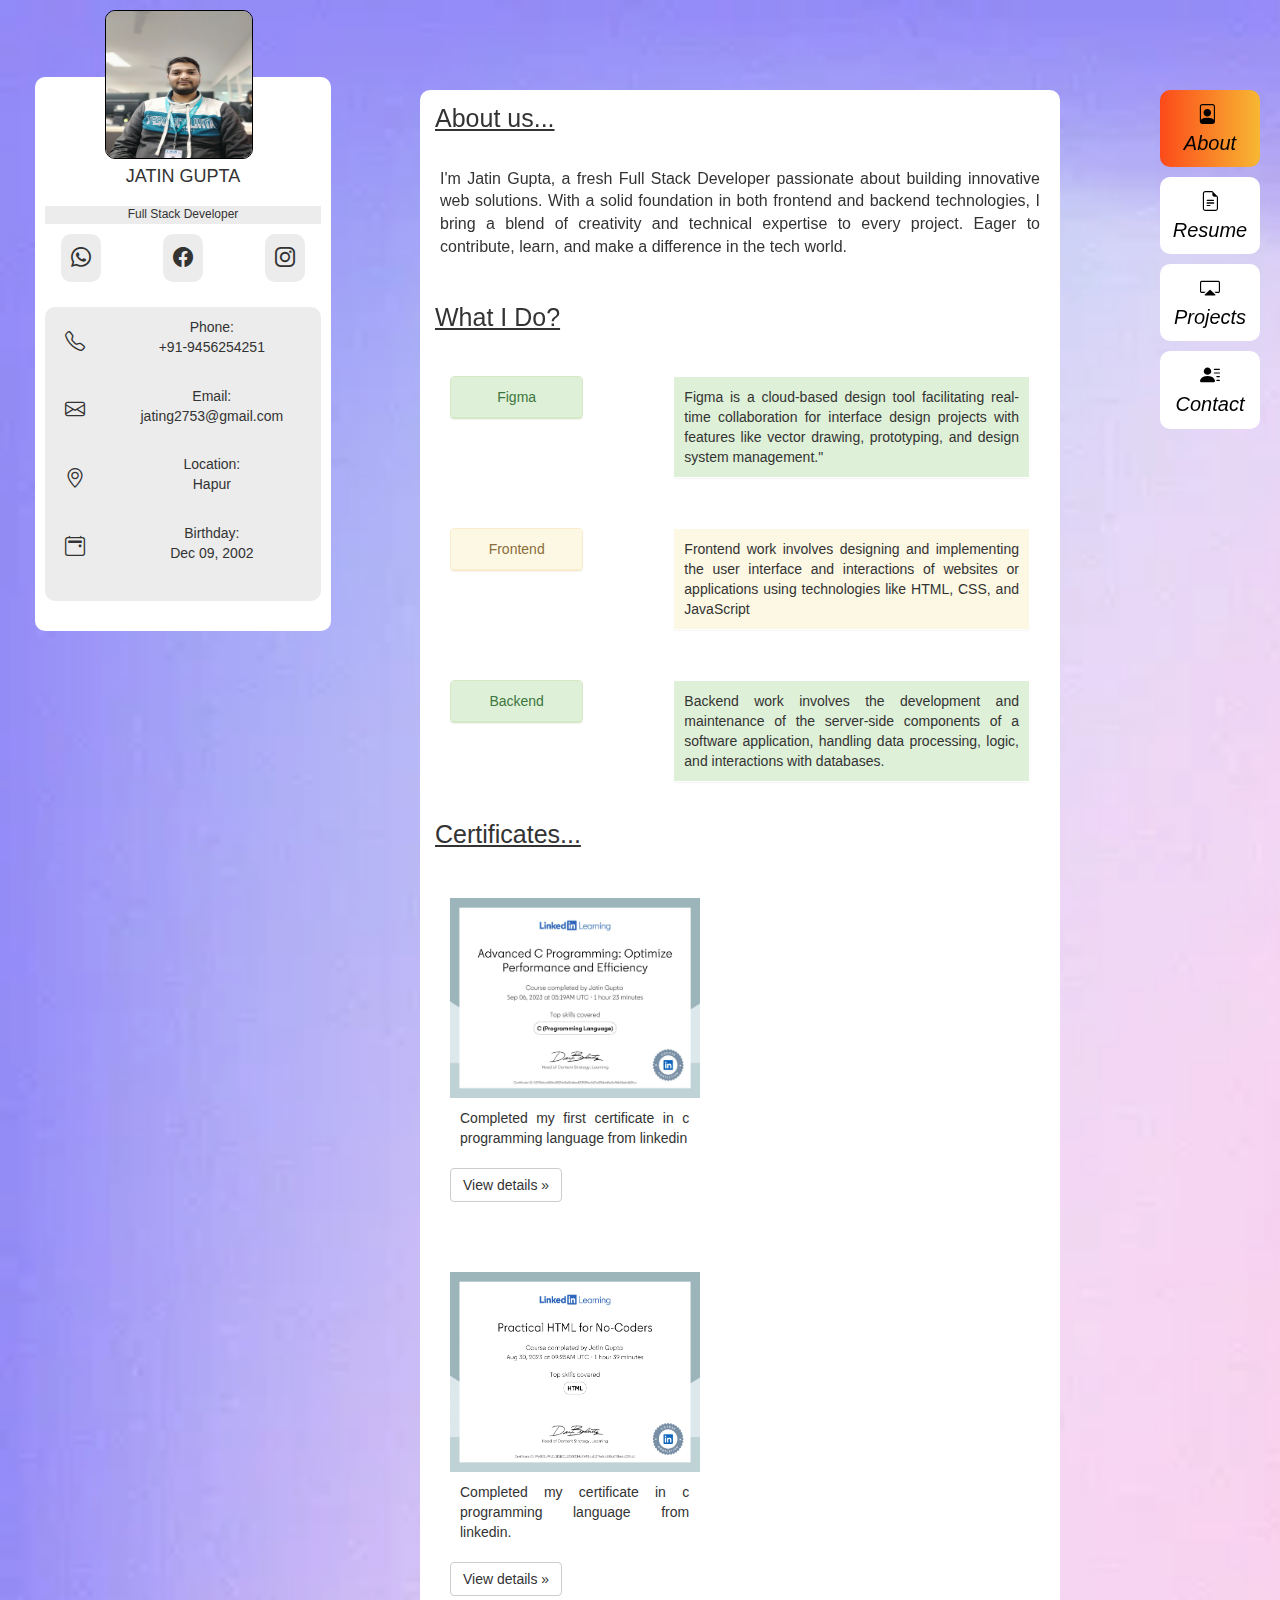
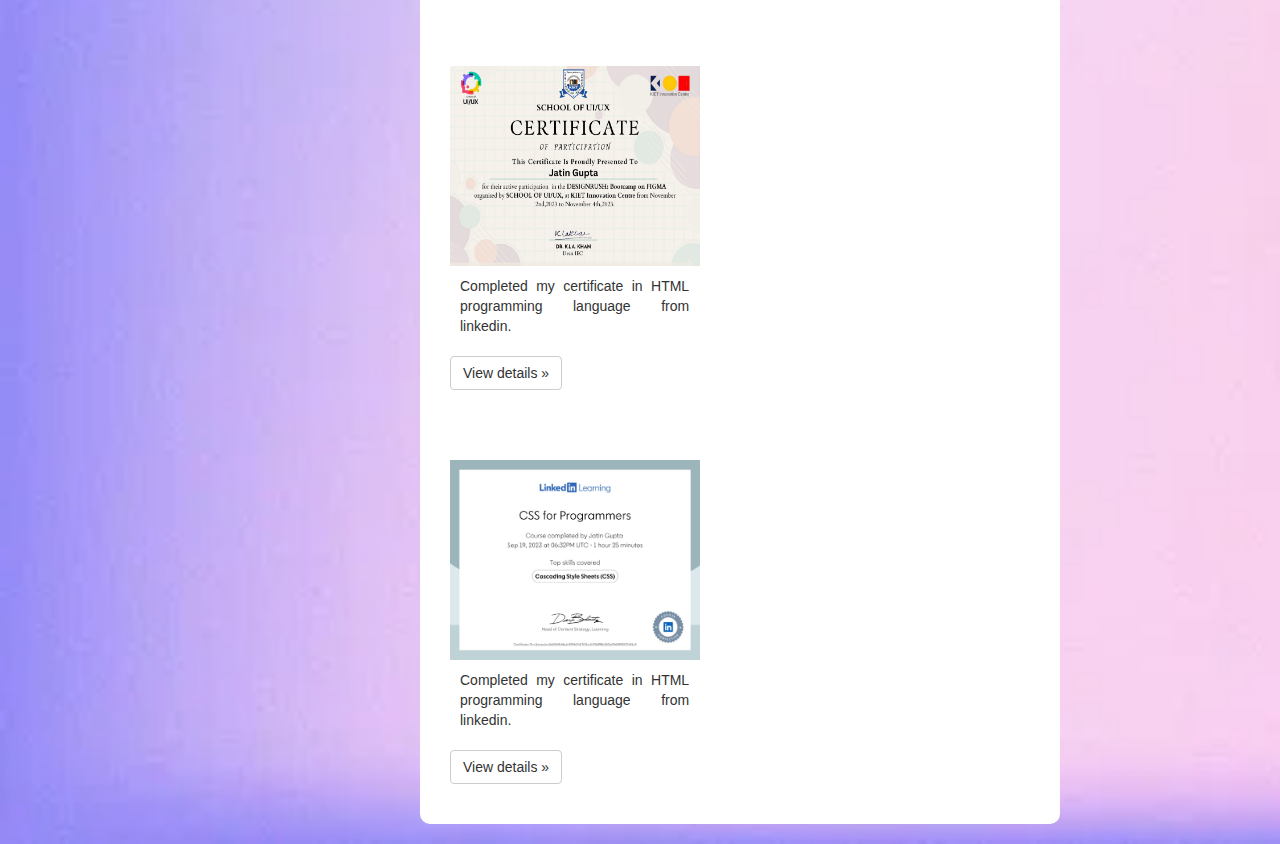
<file: potfolio/index.html>
<!DOCTYPE html>
<html lang="en">
   <head>
      <meta charset="UTF-8">
      <meta name="viewport" content="width=device-width, initial-scale=1.0">
      <!-- Bootstrap CSS -->
      <link rel="stylesheet" href="https://cdn.jsdelivr.net/npm/bootstrap@4.4.1/dist/css/bootstrap.min.css">
      <link href="css/style.css" rel="stylesheet" type="text/css"/>
      <link href="css/bootstrap.css" rel="stylesheet" type="text/css"/>
      <link rel="stylesheet" href="https://cdn.jsdelivr.net/npm/bootstrap-icons@1.11.3/font/bootstrap-icons.min.css">
      <title>Portfolio</title>
   </head>
   <body>
      <!--left box start-->
      <div class="container">
         <div class="row">
            <div class="col">
               <img src="jatin-professional.jpg" class="img">
            </div>
         </div>
         <div class="row">
            <div class="col">
               <div class="left-box">
                  <div class="name">
                     <h4>JATIN GUPTA</h4>
                  </div>
                  <p style="text-align: center; background-color: #ECECEC; font-size: 12px;">Full Stack Developer</p>
                  <div class="row">
                     <div class="col-4">
                        <i class="bi bi-whatsapp icon"></i>
                     </div>
                     <div class="col-4">
                        <i class="bi bi-facebook icon"></i>
                     </div>
                     <div class="col-4">
                        <i class="bi bi-instagram icon"></i>
                     </div>
                  </div>
                  <div class="back">
                     <div class="row">
                        <div class="col-2">
                           <i class="bi bi-telephone icon"></i>
                        </div>
                        <div class="col-10">
                           <p class="details">Phone:<br> +91-9456254251</p>
                        </div>
                     </div>
                     <div class="row">
                        <div class="col-2">
                           <i class="bi bi-envelope icon"></i>
                        </div>
                        <div class="col-10">
                           <p class="details">Email:<br>jating2753@gmail.com</p>
                        </div>
                     </div>
                     <div class="row">
                        <div class="col-2">
                           <i class="bi bi-geo-alt icon"></i>
                        </div>
                        <div class="col-10">
                           <p class="details">Location:<br>Hapur</p>
                        </div>
                     </div>
                     <div class="row">
                        <div class="col-2">
                           <i class="bi bi-calendar2-event icon"></i>
                        </div>
                        <div class="col-10">
                           <p class="details">Birthday:<br>Dec 09, 2002</p>
                        </div>
                     </div>
                  </div>
                  <!-- <div class="row btn-row">
                     <div class="col">
                         <button class="btn btn-primary btn-sm"><i class="bi bi-download"></i> Download CV</button>
                     </div>
                     </div> -->
               </div>
            </div>
         </div>
      </div>
      <!--left box end-->
      <!--middle body start-->
      <div class="container3">
         <div class="row">
            <div class="col-12">
               <h3 class="head">About us...</h3>
               <p class="about"> I'm Jatin Gupta, a fresh Full Stack Developer passionate about building innovative web solutions. With a solid foundation in both frontend and backend technologies, I bring a blend of creativity and technical expertise to every project. Eager to contribute, learn, and make a difference in the tech world.</p>
            </div>
         </div>
         <div class="row">
            <div class="col-12">
               <h3 class="head">What I Do?</h3>
            </div>
         </div>
         <div class="row">
            <div class="col-4">
               <div class="panel panel-success">
                  <div class="panel-heading">Figma</div>
                 
               </div>
            </div>
            <div class="col-8">
                <div class="panel">
                   <div class="para" style="background-color:#DFF0D8;">Figma is a cloud-based design tool facilitating real-time collaboration for interface design projects with features like vector drawing, prototyping, and design system management."</div>
                  
                </div>
             </div>
         </div>
         <div class="row">
            <div class="col-4">
               <div class="panel panel-warning">
                  <div class="panel-heading">Frontend</div>
                 
               </div>
            </div>
            <div class="col-8">
                <div class="panel">
                   <div class="para " style="background-color:#FCF8E3;">Frontend work involves designing and implementing the user interface and interactions of websites or applications using technologies like HTML, CSS, and JavaScript</div>
                  
                </div>
             </div>
         </div>
         <div class="row">
            <div class="col-4">
               <div class="panel panel-success">
                  <div class="panel-heading">Backend</div>
                
               </div>
            </div>
            <div class="col-8">
                <div class="panel">
                   <div class="para "style="background-color:#DFF0D8;">Backend work involves the development and maintenance of the server-side components of a software application, handling data processing, logic, and interactions with databases.</div>
                  
                </div>
             </div>
         </div>
        
            
            <div class="head">Certificates...</div>
            <div class="row">
                <div class="col-lg-5 certificate">
                    <img src="jatin c-2  certificate.jpeg" alt="" height="200px;"width="250px;"/>
                    <p class="para">Completed my first certificate in c programming language from linkedin</p>

                    <p><a class="btn btn-default" href="https://lnkd.in/gedDf4u2" role="button">View details &raquo;</a></p>
                </div>
                <div class="col-lg-5 certificate">
                    <img src="CertificateOfCompletion_Practical HTML for NoCoders_page-0001.jpg" alt="" height="200px;"width="250px;"/>
                    <p class="para"> Completed my certificate in c programming language from linkedin. </p>
                    <p><a class="btn btn-default" href=" https://lnkd.in/dsAQgTp6 " role="button">View details &raquo;</a></p>
                </div>
                
                <div class="col-lg-5 certificate">
                    <img src="jatin_page-0001.jpg" alt="" height="200px;"width="250px;"/>
                    <p class="para"> Completed my certificate in HTML programming language from linkedin.</p>
                    <p><a class="btn btn-default" href=" https://lnkd.in/dcmdNkRv" role="button">View details &raquo;</a></p>
                </div>
                <div class="col-lg-5 certificate">

                    <img src="css certificate.jpeg" alt="" height="200px;"width="250px;"/>
                    <p class="para"> Completed my certificate in HTML programming language from linkedin.</p>
                    <p><a class="btn btn-default" href=" https://lnkd.in/dcmdNkRv" role="button">View details &raquo;</a></p>
                </div>

        </div>
      </div>
     


     
      <!--middle body end-->
      <!--right box start-->
      <div class="container2">
         <div class="row">
            <div class="col-12">
                <a href="index.html">  <i class="bi bi-file-person icon2 details"  style="background-color:  #fc4a1a;
                    background: -webkit-linear-gradient(to right, #fc4a1a, #f7b733);
                    background: linear-gradient(to right, #fc4a1a, #f7b733);">&nbsp About</i></a>
            </div>
         </div>
         <div class="row">
            <div class="col-12">
                <a href="resume.html"> <i class="bi bi-file-earmark-text icon2 details">Resume</i></a>
            </div>
         </div>
         <div class="row">
            <div class="col-12">
                <a href="projects.html">  <i class="bi bi-cast icon2 details">Projects</i></a>
            </div>
         </div>
         <div class="row">
            <div class="col-12">
                <a href="contacts.html"> <i class="bi bi-person-lines-fill icon2 details">Contact</i></a>
            </div>
         </div>
      </div>
      <!--right box-->
   </body>
</html>
</file>
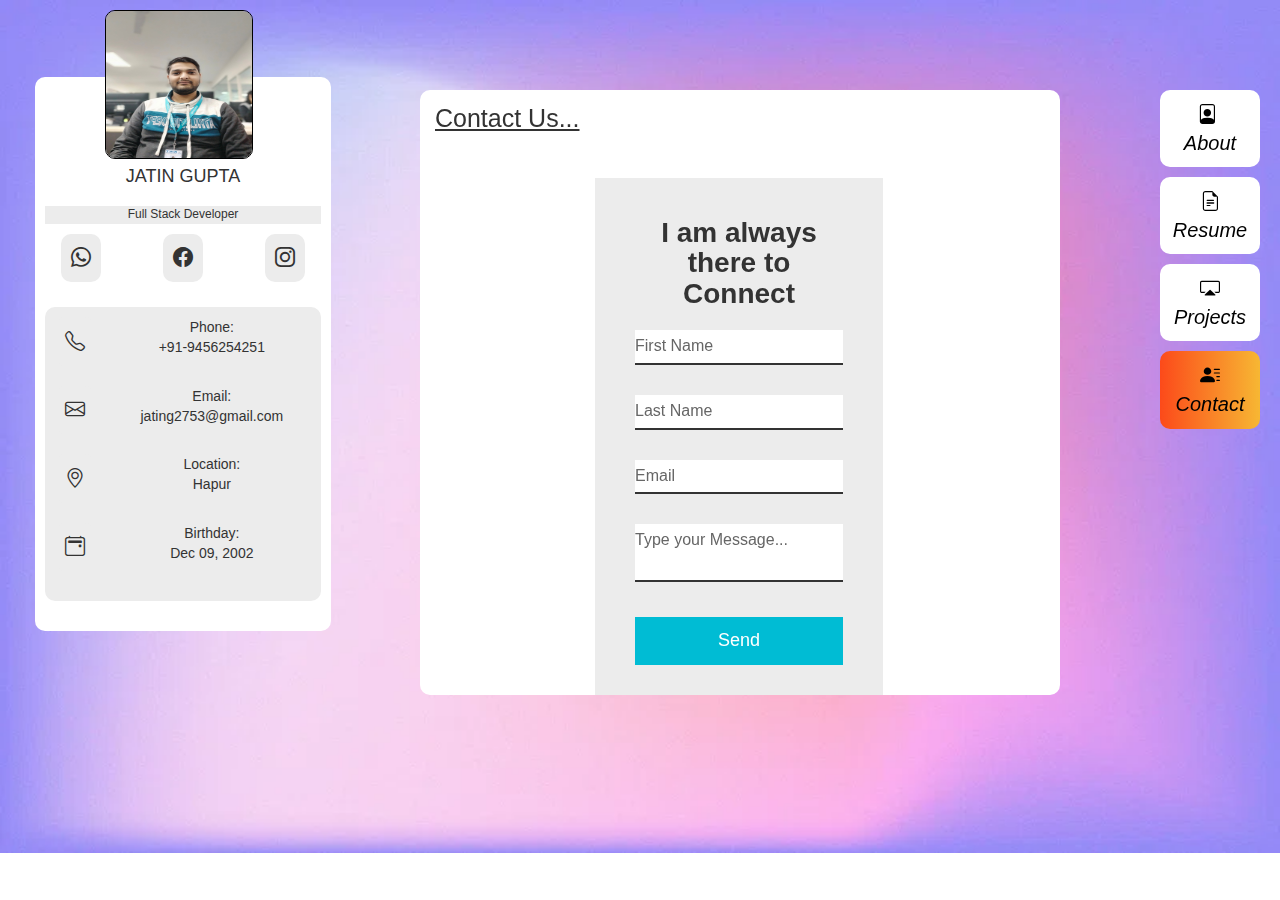
<file: potfolio/contacts.html>
<!DOCTYPE html>
<html lang="en">
   <head>
      <meta charset="UTF-8">
      <meta name="viewport" content="width=device-width, initial-scale=1.0">
      <!-- Bootstrap CSS -->
      <link rel="stylesheet" href="https://cdn.jsdelivr.net/npm/bootstrap@4.4.1/dist/css/bootstrap.min.css">
      <link href="css/style.css" rel="stylesheet" type="text/css"/>
      <link href="css/bootstrap.css" rel="stylesheet" type="text/css"/>
      <link rel="stylesheet" href="https://cdn.jsdelivr.net/npm/bootstrap-icons@1.11.3/font/bootstrap-icons.min.css">
      <title>Portfolio</title>
   </head>
   <body>
      <!--left box start-->
      <div class="container">
         <div class="row">
            <div class="col">
               <img src="jatin-professional.jpg" class="img">
            </div>
         </div>
         <div class="row">
            <div class="col">
               <div class="left-box">
                  <div class="name">
                     <h4>JATIN GUPTA</h4>
                  </div>
                  <p style="text-align: center; background-color: #ECECEC; font-size: 12px;">Full Stack Developer</p>
                  <div class="row">
                     <div class="col-4">
                        <i class="bi bi-whatsapp icon"></i>
                     </div>
                     <div class="col-4">
                        <i class="bi bi-facebook icon"></i>
                     </div>
                     <div class="col-4">
                        <i class="bi bi-instagram icon"></i>
                     </div>
                  </div>
                  <div class="back">
                     <div class="row">
                        <div class="col-2">
                           <i class="bi bi-telephone icon"></i>
                        </div>
                        <div class="col-10">
                           <p class="details">Phone:<br> +91-9456254251</p>
                        </div>
                     </div>
                     <div class="row">
                        <div class="col-2">
                           <i class="bi bi-envelope icon"></i>
                        </div>
                        <div class="col-10">
                           <p class="details">Email:<br>jating2753@gmail.com</p>
                        </div>
                     </div>
                     <div class="row">
                        <div class="col-2">
                           <i class="bi bi-geo-alt icon"></i>
                        </div>
                        <div class="col-10">
                           <p class="details">Location:<br>Hapur</p>
                        </div>
                     </div>
                     <div class="row">
                        <div class="col-2">
                           <i class="bi bi-calendar2-event icon"></i>
                        </div>
                        <div class="col-10">
                           <p class="details">Birthday:<br>Dec 09, 2002</p>
                        </div>
                     </div>
                  </div>
                  <!-- <div class="row btn-row">
                     <div class="col">
                         <button class="btn btn-primary btn-sm"><i class="bi bi-download"></i> Download CV</button>
                     </div>
                     </div> -->
               </div>
            </div>
         </div>
      </div>
      <!--left box end-->
      <!--middle body start-->
      <div class="container3">
         <div class="row">
            <div class="col-12">
               <h3 class="head">Contact Us...</h3>
                      <div class="contact-form">
                        <form action="" id="contact-form">
                          <h2>I am always there to Connect</h2>
                          <div class="input-box">
                            <input type="text" required="true" name="">
                            <span>First Name</span>
                          </div>
                          <div class="input-box">
                           <input type="text" required="true" name="">
                           <span>Last Name</span>
                         </div>
                          <div class="input-box">
                            <input type="email" required="true" name="">
                            <span>Email</span>
                          </div>
                          
                          <div class="input-box">
                            <textarea required="true" name=""></textarea>
                            <span>Type your Message...</span>
                          </div>
                          
                          <div class="input-box">
                            <input type="submit" value="Send" name="">
                          </div>
                        </form>
                      </div>
             
            </div>
         </div>
         </div>
        </div>
           
     


     
      <!--middle body end-->
      <!--right box start-->
      <div class="container2">
         <div class="row">
            <div class="col-12">
                <a href="index.html">  <i class="bi bi-file-person icon2 details">&nbsp About</i></a>
            </div>
         </div>
         <div class="row">
            <div class="col-12">
                <a href="resume.html"> <i class="bi bi-file-earmark-text icon2 details">Resume</i></a>
            </div>
         </div>
         <div class="row">
            <div class="col-12">
                <a href="projects.html">  <i class="bi bi-cast icon2 details">Projects</i></a>
            </div>
         </div>
         <div class="row">
            <div class="col-12">
                <a href="contacts.html"> <i class="bi bi-person-lines-fill icon2 details" style="background-color:  #fc4a1a;
                  background: -webkit-linear-gradient(to right, #fc4a1a, #f7b733);
                  background: linear-gradient(to right, #fc4a1a, #f7b733);">Contact</i></a>
            </div>
         </div>
      </div>
      <!--right box-->
   </body>
</html>
</file>
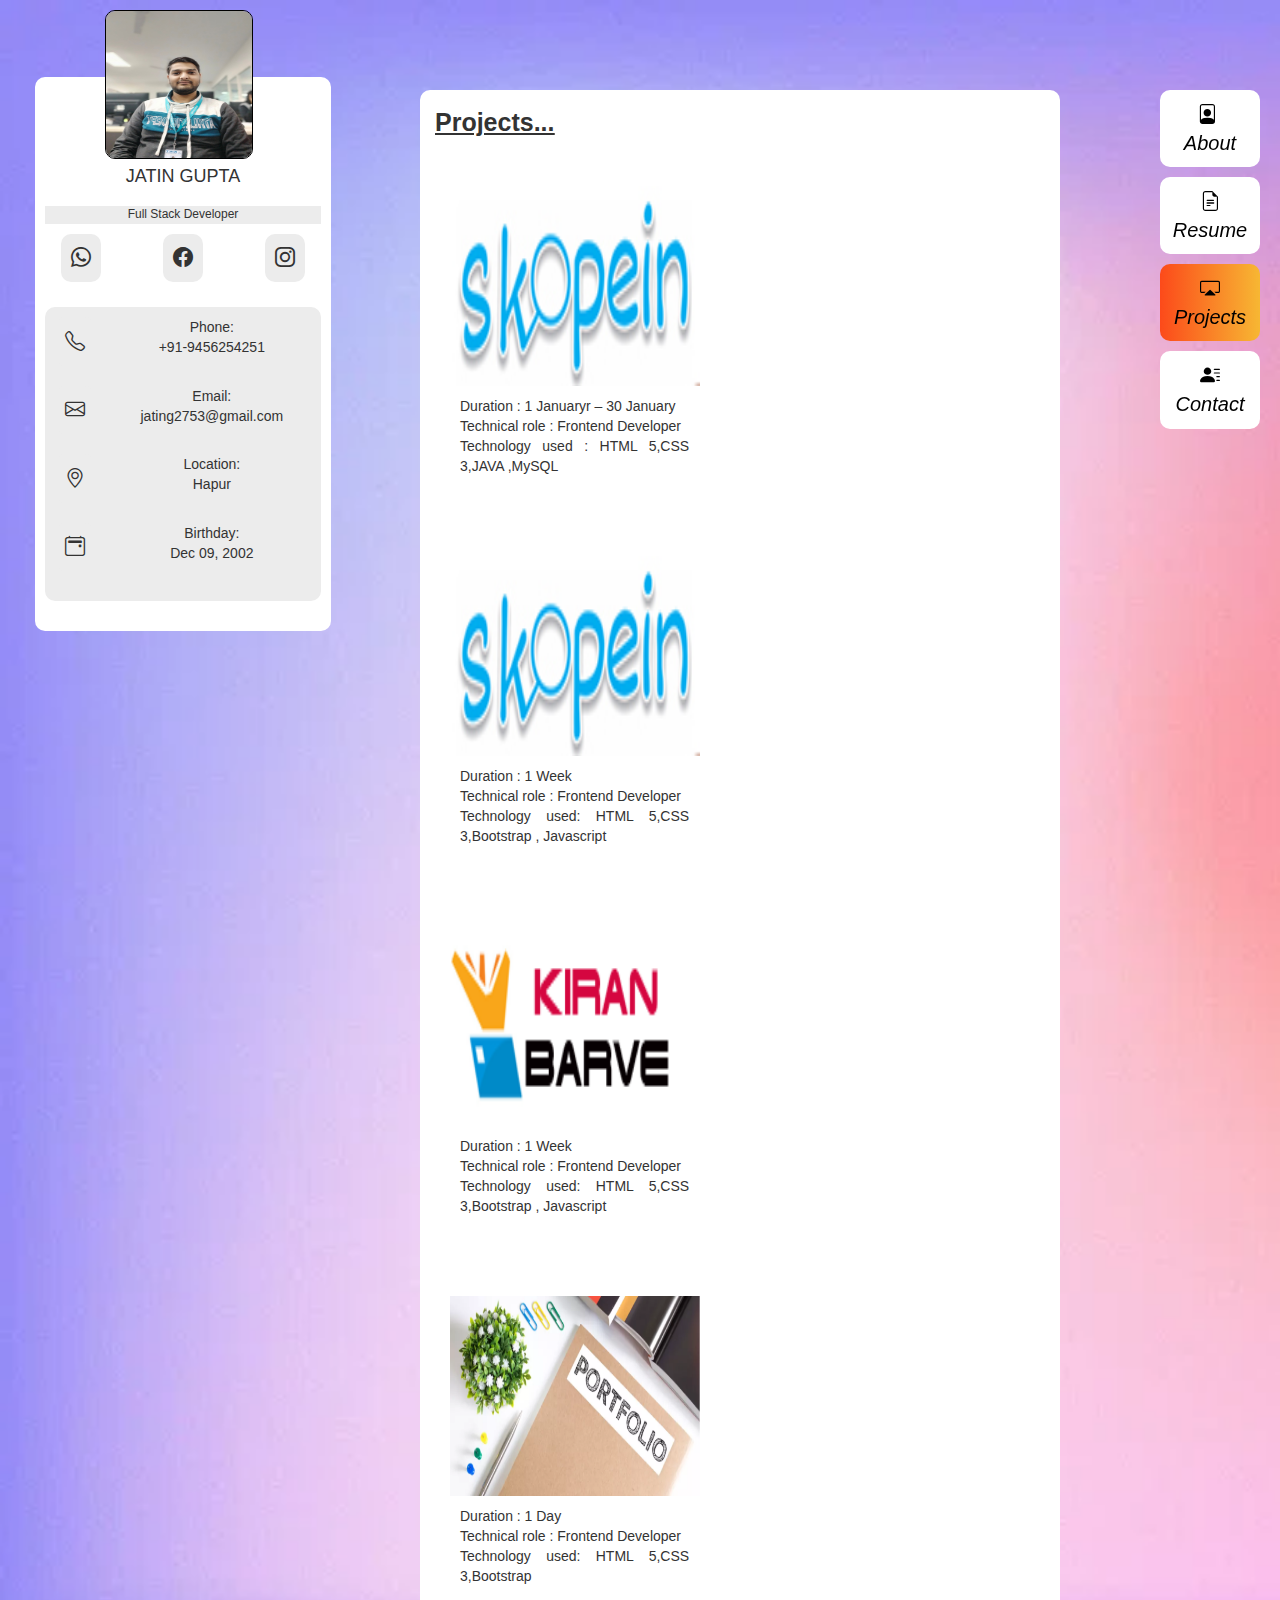
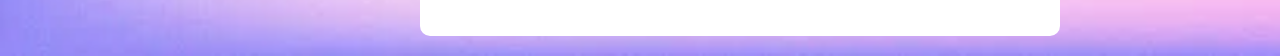
<file: potfolio/projects.html>
<!DOCTYPE html>
<html lang="en">
   <head>
      <meta charset="UTF-8">
      <meta name="viewport" content="width=device-width, initial-scale=1.0">
      <!-- Bootstrap CSS -->
      <link rel="stylesheet" href="https://cdn.jsdelivr.net/npm/bootstrap@4.4.1/dist/css/bootstrap.min.css">
      <link href="css/style.css" rel="stylesheet" type="text/css"/>
      <link href="css/bootstrap.css" rel="stylesheet" type="text/css"/>
      <link rel="stylesheet" href="https://cdn.jsdelivr.net/npm/bootstrap-icons@1.11.3/font/bootstrap-icons.min.css">
      <title>Portfolio</title>
   </head>
   <body>
      <!--left box start-->
      <div class="container">
         <div class="row">
            <div class="col">
               <img src="jatin-professional.jpg" class="img">
            </div>
         </div>
         <div class="row">
            <div class="col">
               <div class="left-box">
                  <div class="name">
                     <h4>JATIN GUPTA</h4>
                  </div>
                  <p style="text-align: center; background-color: #ECECEC; font-size: 12px;">Full Stack Developer</p>
                  <div class="row">
                     <div class="col-4">
                        <i class="bi bi-whatsapp icon"></i>
                     </div>
                     <div class="col-4">
                        <i class="bi bi-facebook icon"></i>
                     </div>
                     <div class="col-4">
                        <i class="bi bi-instagram icon"></i>
                     </div>
                  </div>
                  <div class="back">
                     <div class="row">
                        <div class="col-2">
                           <i class="bi bi-telephone icon"></i>
                        </div>
                        <div class="col-10">
                           <p class="details">Phone:<br> +91-9456254251</p>
                        </div>
                     </div>
                     <div class="row">
                        <div class="col-2">
                           <i class="bi bi-envelope icon"></i>
                        </div>
                        <div class="col-10">
                           <p class="details">Email:<br>jating2753@gmail.com</p>
                        </div>
                     </div>
                     <div class="row">
                        <div class="col-2">
                           <i class="bi bi-geo-alt icon"></i>
                        </div>
                        <div class="col-10">
                           <p class="details">Location:<br>Hapur</p>
                        </div>
                     </div>
                     <div class="row">
                        <div class="col-2">
                           <i class="bi bi-calendar2-event icon"></i>
                        </div>
                        <div class="col-10">
                           <p class="details">Birthday:<br>Dec 09, 2002</p>
                        </div>
                     </div>
                  </div>
                  <!-- <div class="row btn-row">
                     <div class="col">
                         <button class="btn btn-primary btn-sm"><i class="bi bi-download"></i> Download CV</button>
                     </div>
                     </div> -->
               </div>
            </div>
         </div>
      </div>
      <!--left box end-->
      <!--middle body start-->
      <div class="container3">
            <div class="head"><u><b>Projects...</b></u></div>
            <div class="row">
                <div class="col-lg-5 certificate">
                    <img src="p-1.jpg" alt="" height="200px;"width="250px;"/>
                    <p class="para">   Duration : 1 Januaryr – 30 January  <br>
                                       Technical role : Frontend Developer<br>
                                    Technology used : HTML 5,CSS 3,JAVA ,MySQL</p>

                </div>
                <div class="col-lg-5 certificate">
                    <img src="p-1.jpg" alt="" height="200px;"width="250px;"/>
                    <p class="para"> Duration : 1 Week  <br>
                     Technical role : Frontend Developer <br>
                     Technology used: HTML 5,CSS 
                     3,Bootstrap , Javascript</p>
                </div>
                
                <div class="col-lg-5 certificate">
                    <img src="p-2.png" alt="" height="200px;"width="250px;"/>
                    <p class="para"> Duration : 1 Week  <br>
                     Technical role : Frontend Developer <br>
                     Technology used: HTML 5,CSS 
                     3,Bootstrap , Javascript</p>
                </div>
                <div class="col-lg-5 certificate">

                    <img src="p-3.webp" alt="" height="200px;"width="250px;"/>
                    <p class="para"> Duration : 1 Day  <br>
                     Technical role : Frontend Developer <br>
                     Technology used: HTML 5,CSS 
                     3,Bootstrap</p>
                </div>

        </div>
      </div>
     


     
      <!--middle body end-->
      <!--right box start-->
      <div class="container2">
         <div class="row">
            <div class="col-12">
                <a href="index.html">  <i class="bi bi-file-person icon2 details">&nbsp About</i></a>
            </div>
         </div>
         <div class="row">
            <div class="col-12">
                <a href="resume.html"> <i class="bi bi-file-earmark-text icon2 details">Resume</i></a>
            </div>
         </div>
         <div class="row">
            <div class="col-12">
                <a href="projects.html">  <i class="bi bi-cast icon2 details" style="background-color:  #fc4a1a;
                  background: -webkit-linear-gradient(to right, #fc4a1a, #f7b733);
                  background: linear-gradient(to right, #fc4a1a, #f7b733);">Projects</i></a>
            </div>
         </div>
         <div class="row">
            <div class="col-12">
                <a href="contacts.html"> <i class="bi bi-person-lines-fill icon2 details">Contact</i></a>
            </div>
         </div>
      </div>
      <!--right box-->
   </body>
</html>
</file>
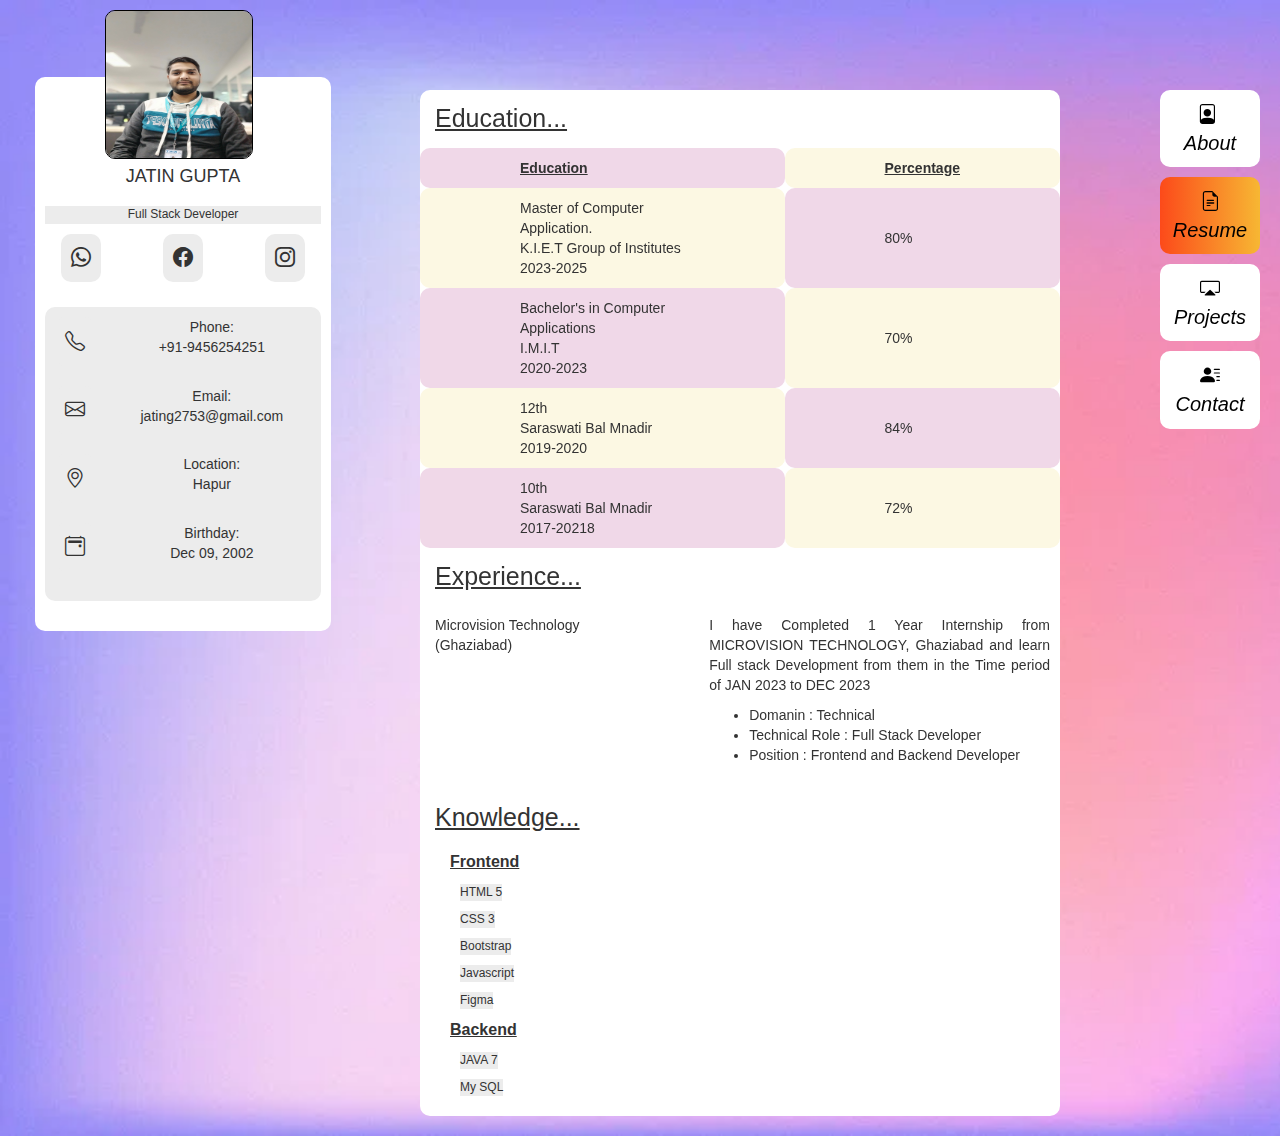
<file: potfolio/resume.html>
<!DOCTYPE html>
<html lang="en">
   <head>
      <meta charset="UTF-8">
      <meta name="viewport" content="width=device-width, initial-scale=1.0">
      <!-- Bootstrap CSS -->
      <link rel="stylesheet" href="https://cdn.jsdelivr.net/npm/bootstrap@4.4.1/dist/css/bootstrap.min.css">
      <link href="css/style.css" rel="stylesheet" type="text/css"/>
      <link href="css/bootstrap.css" rel="stylesheet" type="text/css"/>
      <link rel="stylesheet" href="https://cdn.jsdelivr.net/npm/bootstrap-icons@1.11.3/font/bootstrap-icons.min.css">
      <title>Portfolio</title>
   </head>
   <body>
      <!--left box start-->
      <div class="container">
         <div class="row">
            <div class="col">
               <img src="jatin-professional.jpg" class="img">
            </div>
         </div>
         <div class="row">
            <div class="col">
               <div class="left-box">
                  <div class="name">
                     <h4>JATIN GUPTA</h4>
                  </div>
                  <p style="text-align: center; background-color: #ECECEC; font-size: 12px;">Full Stack Developer</p>
                  <div class="row">
                     <div class="col-4">
                        <i class="bi bi-whatsapp icon"></i>
                     </div>
                     <div class="col-4">
                        <i class="bi bi-facebook icon"></i>
                     </div>
                     <div class="col-4">
                        <i class="bi bi-instagram icon"></i>
                     </div>
                  </div>
                  <div class="back">
                     <div class="row">
                        <div class="col-2">
                           <i class="bi bi-telephone icon"></i>
                        </div>
                        <div class="col-10">
                           <p class="details">Phone:<br> +91-9456254251</p>
                        </div>
                     </div>
                     <div class="row">
                        <div class="col-2">
                           <i class="bi bi-envelope icon"></i>
                        </div>
                        <div class="col-10">
                           <p class="details">Email:<br>jating2753@gmail.com</p>
                        </div>
                     </div>
                     <div class="row">
                        <div class="col-2">
                           <i class="bi bi-geo-alt icon"></i>
                        </div>
                        <div class="col-10">
                           <p class="details">Location:<br>Hapur</p>
                        </div>
                     </div>
                     <div class="row">
                        <div class="col-2">
                           <i class="bi bi-calendar2-event icon"></i>
                        </div>
                        <div class="col-10">
                           <p class="details">Birthday:<br>Dec 09, 2002</p>
                        </div>
                     </div>
                  </div>
                  <!-- <div class="row btn-row">
                     <div class="col">
                         <button class="btn btn-primary btn-sm"><i class="bi bi-download"></i> Download CV</button>
                     </div>
                     </div> -->
               </div>
            </div>
         </div>
      </div>
      <!--left box end-->
      <!--middle body start-->
      <div class="container3">
         <div class="row">
            <div class="col-12">
               <h3 class="head">Education...</h3>
              <table class="tbl">
               <tr>
                  <th class="edu" style="background-color:#f0d8e8; border-radius: 10px;"><u>Education</u></th>
                  <th class="edu" style="background-color:#FCF8E3; border-radius: 10px;"><u>Percentage</u></th>
               </tr>
                  <tr>
                     <td class="edu" style="background-color:#FCF8E3; border-radius: 10px;"> Master of Computer Application. <br>K.I.E.T Group of Institutes<br>2023-2025</td>
                     <td class="edu" style="background-color:#f0d8e8; border-radius: 10px;">80%</td>
                  </tr>
                  <tr>
                     <td class="edu" style="background-color:#f0d8e8; border-radius: 10px;">Bachelor's in Computer Applications <br>I.M.I.T<br>2020-2023</td>
                     <td class="edu" style="background-color:#FCF8E3; border-radius: 10px;">70%</td>
                  </tr>
                  <tr>
                     <td class="edu" style="background-color:#FCF8E3; border-radius: 10px;">12th <br>Saraswati Bal Mnadir<br>2019-2020</td>
                     <td class="edu" style="background-color:#f0d8e8; border-radius: 10px;">84%</td>
                  </tr>
                  <tr>
                     <td class="edu"  style="background-color:#f0d8e8; border-radius: 10px;">10th <br>Saraswati Bal Mnadir<br>2017-20218</td>
                     <td class="edu"  style="background-color:#FCF8E3; border-radius: 10px;">72%</td>
                  </tr>
              </table>
            </div>
         </div>
         <div class="row">
            <div class="col-12">
               <h3 class="head">Experience...</h3>
            </div>
         </div>
         <div class="row">
            <div class="col-5">
                  <div class="panel-heading">Microvision Technology<br>(Ghaziabad)</div>
            </div>
            <div class="col-7">
                   <div class="para">
                     <p>I have Completed 1 Year Internship from MICROVISION TECHNOLOGY, Ghaziabad and learn Full stack Development from them in the Time period of JAN  2023 to DEC 2023</p>
                     <ul>
                        <li>Domanin : Technical </li>
                        <li>Technical Role : Full Stack Developer </li>
                        <li>Position : Frontend and Backend Developer   </li>
                     </ul>
                  
                  
                </div>
             </div>
         </div>
       
       
        
          
            <div class="head">Knowledge...</div>
            <p><b><u  style="text-align: left; font-size: 16px; margin-left: 30px; width: fit-content;">Frontend</u></b></p>
            <p style="text-align: left; background-color: #ECECEC; font-size: 12px; margin-left: 40px; width: fit-content;">HTML 5</p>
            <p style="text-align: left; background-color: #ECECEC; font-size: 12px; margin-left: 40px; width: fit-content;">CSS 3</p>
            <p style="text-align: left; background-color: #ECECEC; font-size: 12px; margin-left: 40px; width: fit-content;">Bootstrap</p>
            <p style="text-align: left; background-color: #ECECEC; font-size: 12px; margin-left: 40px; width: fit-content;">Javascript</p>
            <p style="text-align: left; background-color: #ECECEC; font-size: 12px; margin-left: 40px; width: fit-content;">Figma</p>
            <p><b><u  style="text-align: left; font-size: 16px; margin-left: 30px; width: fit-content;">Backend</u></b></p>
            <p style="text-align: left; background-color: #ECECEC; font-size: 12px; margin-left: 40px; width: fit-content;">JAVA 7</p>
            <p style="text-align: left; background-color: #ECECEC; font-size: 12px; margin-left: 40px; width: fit-content; margin-bottom: 20px;">My SQL</p>
           
            

      </div>
     


     
      <!--middle body end-->
      <!--right box start-->
      <div class="container2">
         <div class="row">
            <div class="col-12">
                <a href="index.html">  <i class="bi bi-file-person icon2 details">&nbsp About</i></a>
            </div>
         </div>
         <div class="row">
            <div class="col-12">
                <a href="resume.html"> <i class="bi bi-file-earmark-text icon2 details" style="background-color:  #fc4a1a;
                  background: -webkit-linear-gradient(to right, #fc4a1a, #f7b733);
                  background: linear-gradient(to right, #fc4a1a, #f7b733);">Resume</i></a>
            </div>
         </div>
         <div class="row">
            <div class="col-12">
                <a href="projects.html">  <i class="bi bi-cast icon2 details">Projects</i></a>
            </div>
         </div>
         <div class="row">
            <div class="col-12">
                <a href="contacts.html"> <i class="bi bi-person-lines-fill icon2 details">Contact</i></a>
            </div>
         </div>
      </div>
      <!--right box-->
   </body>
</html>
</file>
<file: potfolio/css/style.css>
body {
    background-image: url("../background2-image.jpg");
    background-repeat: no-repeat;
    background-size: cover;
    overflow-x: hidden;
    padding: 20px;
    margin: 0; 
    display: flex;
    justify-content: flex-start; 
    align-items: flex-start;
}

.container {
    width: 100%;
    max-width: 400px;
   margin-left: 0;
   text-align: center;
   position: fixed;
  
}


.left-box {
    width: 80%; 
    border-radius: 10px;
    background-color: white;
    padding: 10px; 
    margin-top: -130px;
    z-index: 1;
    position: relative;
    margin-left: 0; 
    margin-bottom: 0;
}

.img {
    width: 40%; 
    max-width: 100%;
    height: 80%;
    max-height: 100%;
    border-radius: 10px;
    border: 1px solid black;
    z-index: 2;
    position: relative; 
    display: block; 
    margin: 0 70px; 
    transition: transform 0.3s; 
    margin-top: -10px;
}

.img:hover {
    transform: scale(1.1); 
}

.name {
    margin-top: 80px;
    text-align: center; 
    margin-bottom: 20px; 
}

.icon {
    background-color: #ECECEC;
    padding: 10px; 
    border-radius: 10px;
    margin-bottom: 20px;
    display: inline-block; 
    font-size: 20px; 
    text-align: center;
}

.icon:hover {
    background: #fc4a1a;
    background: -webkit-linear-gradient(to right, #fc4a1a, #f7b733);
    background: linear-gradient(to right, #fc4a1a, #f7b733);
}

.back {
    margin-top: 5px;
    background-color: #ECECEC;
    border-radius: 10px;
    padding: 10px;
    margin-bottom: 20px;
}

.details {
    margin-left: 10px;
    margin-bottom: 0;
  
}

.btn-row {
    text-align: center;
    margin-top: 20px;
}
.container2 {
    width: 10%;
    max-width: 100px;
    border-radius: 10px;
    position: fixed;
    top: 90px; /* Adjust as needed */
    right: 20px; /* Adjust as needed */
 
}

.icon2 {
    background-color: white;
    padding: 10px; 
    border-radius: 10px;
    display: inline-block; 
    font-size: 20px; 
    text-align: center;
    margin: 0 auto;
   margin-bottom: 10px;
  
}
.icon2:hover{
    background: #fc4a1a;
    background: -webkit-linear-gradient(to right, #fc4a1a, #f7b733);
    background: linear-gradient(to right, #fc4a1a, #f7b733);
}
.icon2:active{
    background: #fc4a1a;
    background: -webkit-linear-gradient(to right, #fc4a1a, #f7b733);
    background: linear-gradient(to right, #fc4a1a, #f7b733);
}
.container3 {
    width: 100%;
    max-width: 800px;
    text-align: center;
    margin-left: 400px;
    margin-right: 200px;
    background-color: white;
    border-radius: 10px;
    text-align: left;
    margin-top: 70px;
}
.head{
    font-size: 25px;
    text-align: left;
    padding: 5px;
    text-decoration: underline;
    margin: 10px;
}
.about{
    padding: 20px;
    text-align: justify;
    font-size: 16px;
}
.panel{
   margin: 30px;
    text-align: center;
  
}

.para{
    text-align: justify;
    margin-top: 0 auto;
    padding: 10px;
    
}
.certificate{
    margin: 30px;
    text-align: justify;
}
.container2 a{
    color: black;
    text-decoration: none;
}
.container2 a:hover{
    color: black;
    text-decoration: none;
}
.tbl{
    margin:0 auto;
}
.edu{
  
    text-align: left;
    padding: 10px 100px;
}




.contact-form {
    background-color: #ECECEC;
    padding: 40px;
    width: 45%;
    padding-bottom: 20px;
    padding-top: 20px;
    text-align: center;
    margin-left: 175px;
    margin-top: 40px;
  }
  
  .contact-form h2 {
    font-weight: bold;
    font-size: 2em;
    margin-bottom: 10px;
    color: #333;
  }
  
  .contact-form .input-box {
    position: relative;
    width: 100%;
    margin-top: 10px;
  }
  
  .contact-form .input-box input,
  .contact-form .input-box textarea{
    width: 100%;
    padding: 5px 0;
    font-size: 16px;
    margin: 10px 0;
    border: none;
    border-bottom: 2px solid #333;
    outline: none;
    resize: none;
  }
  
  .contact-form .input-box span {
    position: absolute;
    left: 0;
    padding: 5px 0;
    font-size: 16px;
    margin: 10px 0;
    pointer-events: none;
    transition: 0.5s;
    color: #666;
  }
  
  .contact-form .input-box input:focus ~ span,
  .contact-form .input-box textarea:focus ~ span{
    color: black;
    font-size: 12px;
    transform: translateY(-20px);
  }
  
  .contact-form .input-box input[type="submit"]
  {
    width: 100%;
    background: #00bcd4;
    color: #FFF;
    border: none;
    cursor: pointer;
    padding: 10px;
    font-size: 18px;
    border: 1px solid #00bcd4;
    transition: 0.5s;
  }
  
  .contact-form .input-box input[type="submit"]:hover
  {
    background: #FFF;
    color: #00bcd4;
  }
  
  @media (max-width: 991px) { 
    .contact-form {
      width: 100%;
    }
  }
</file>
